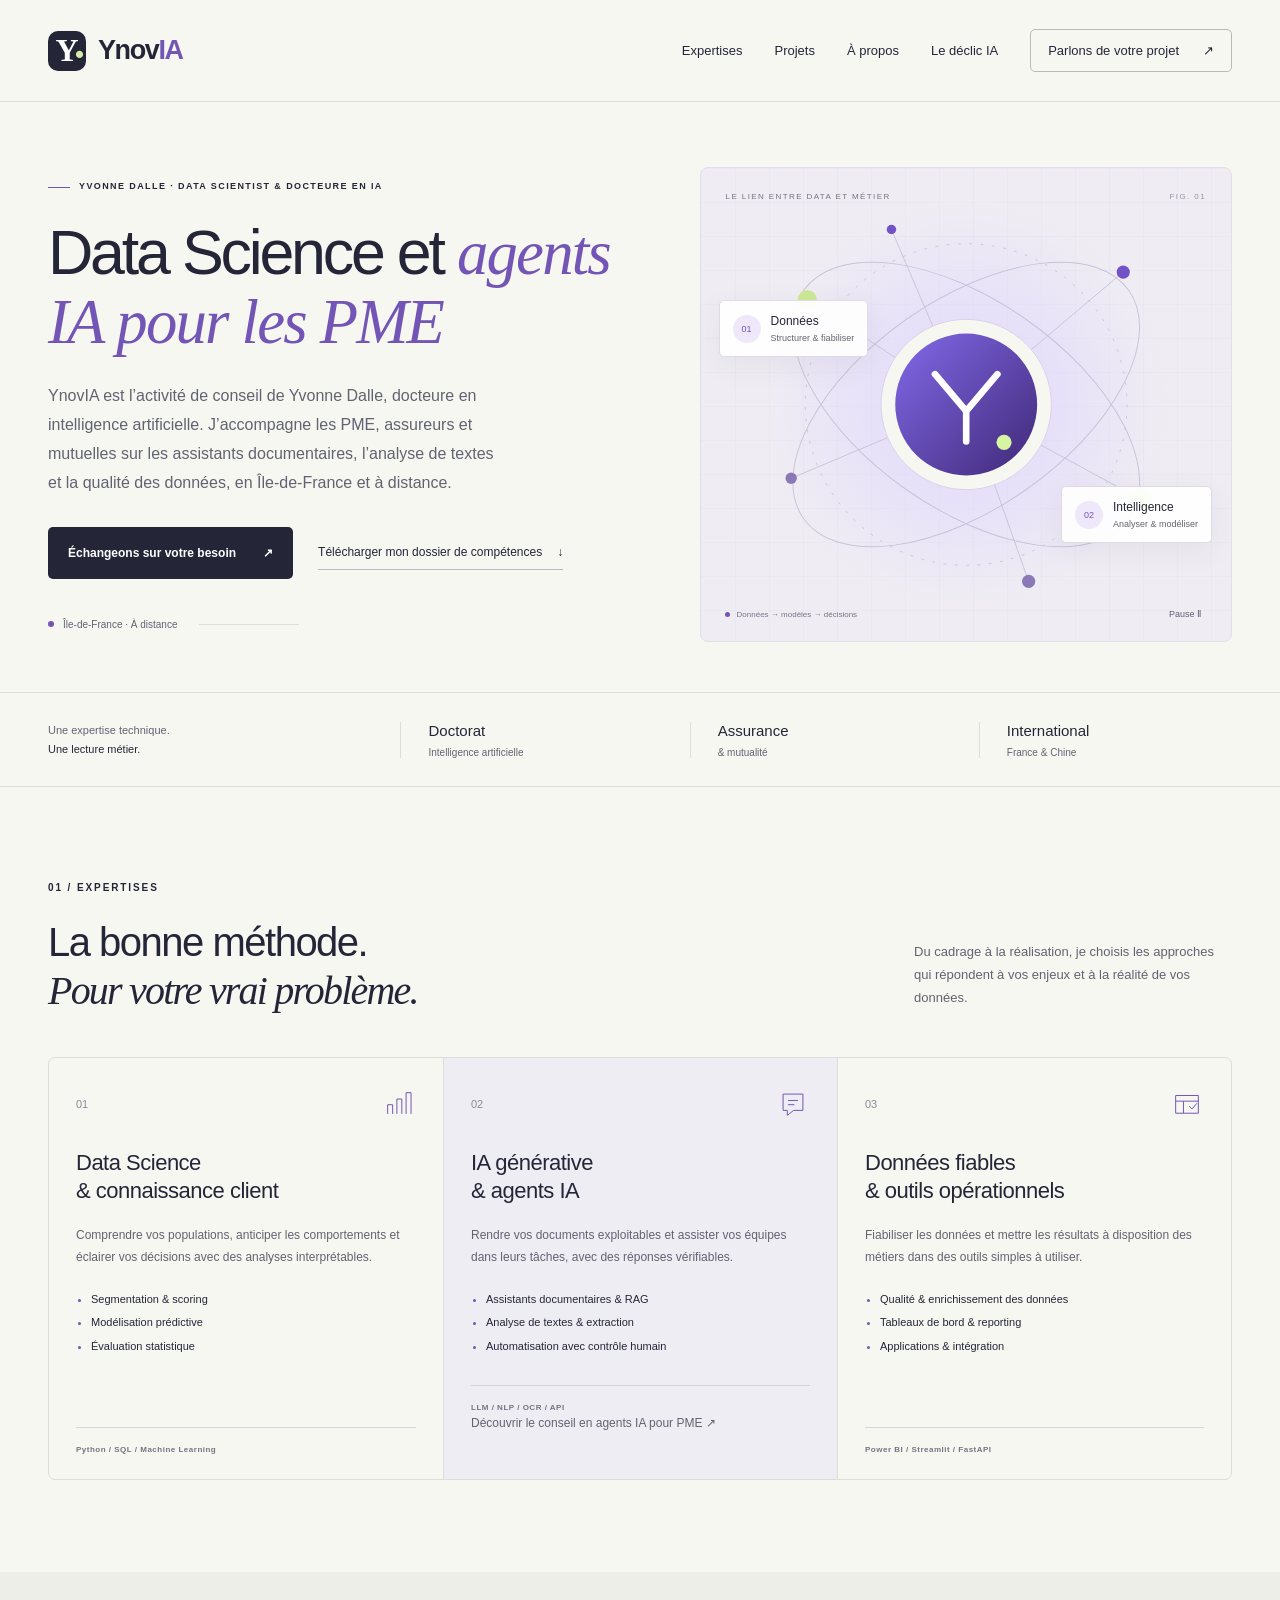
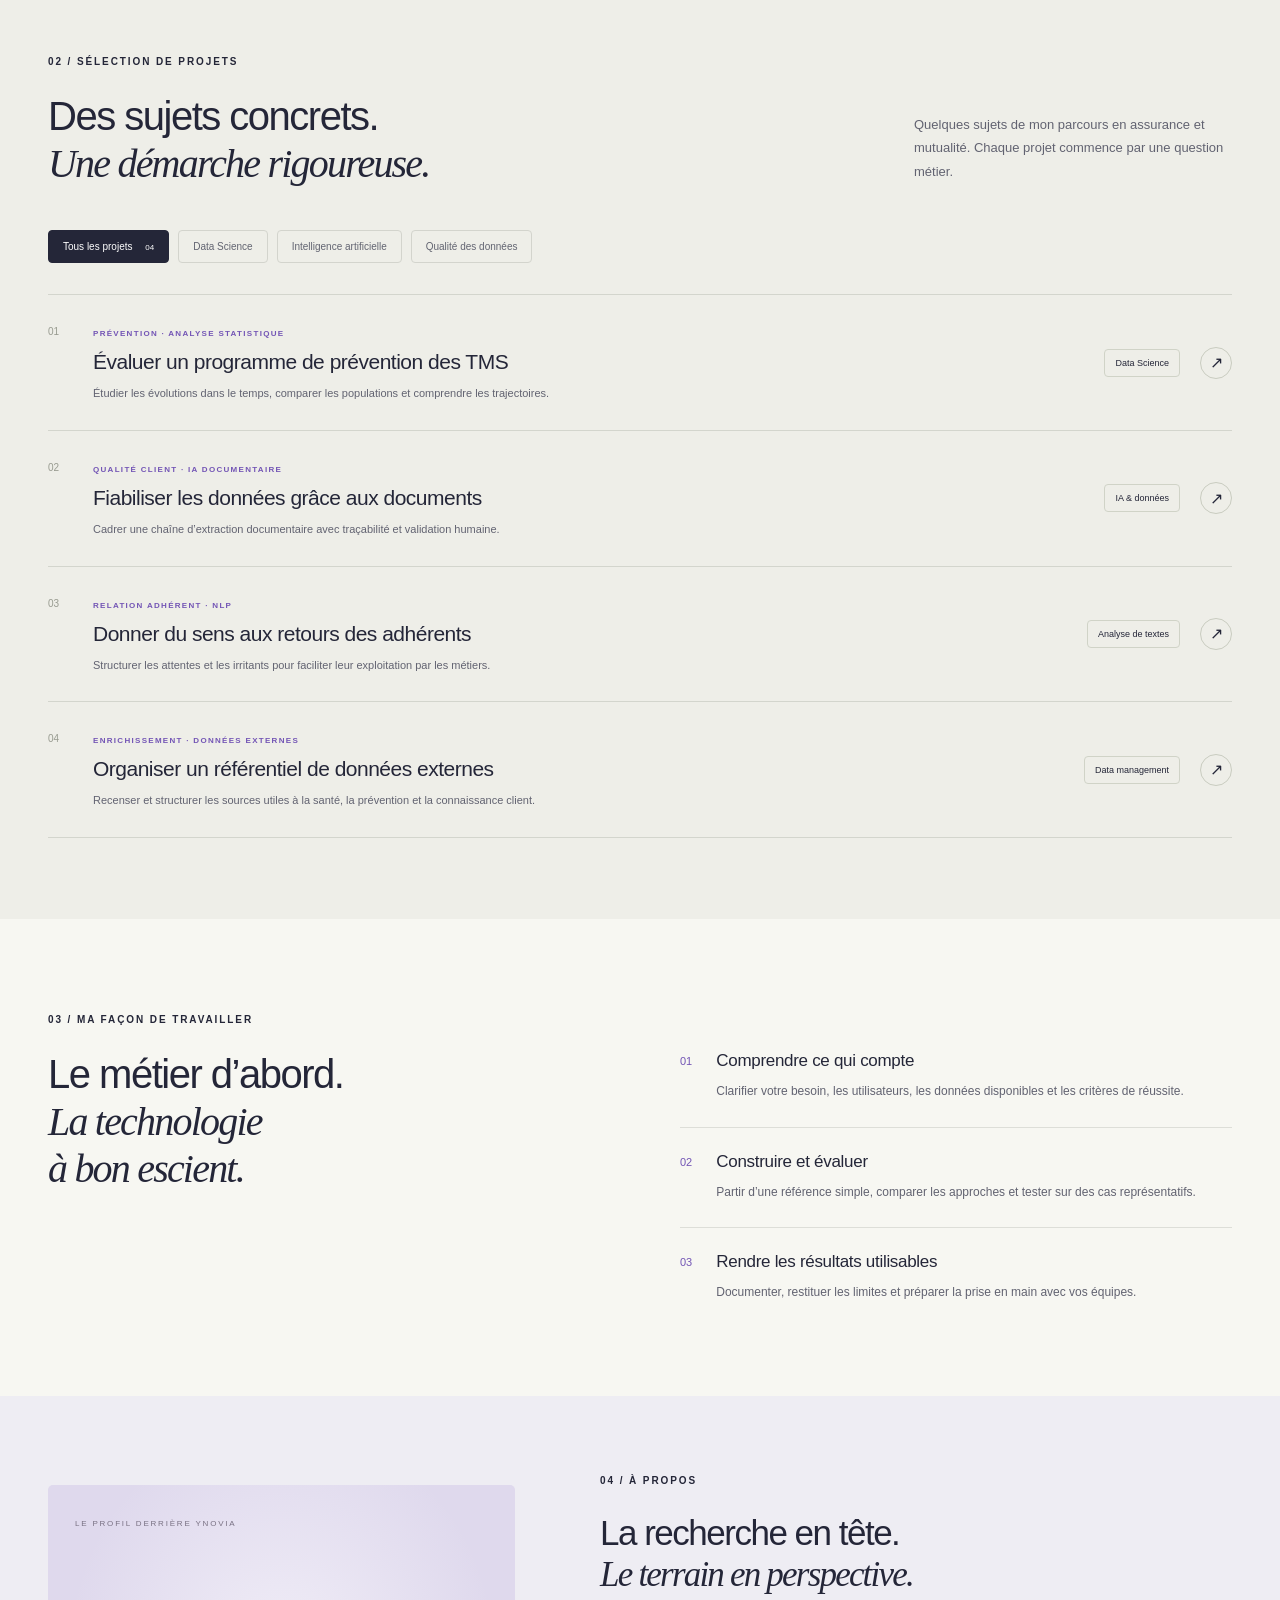
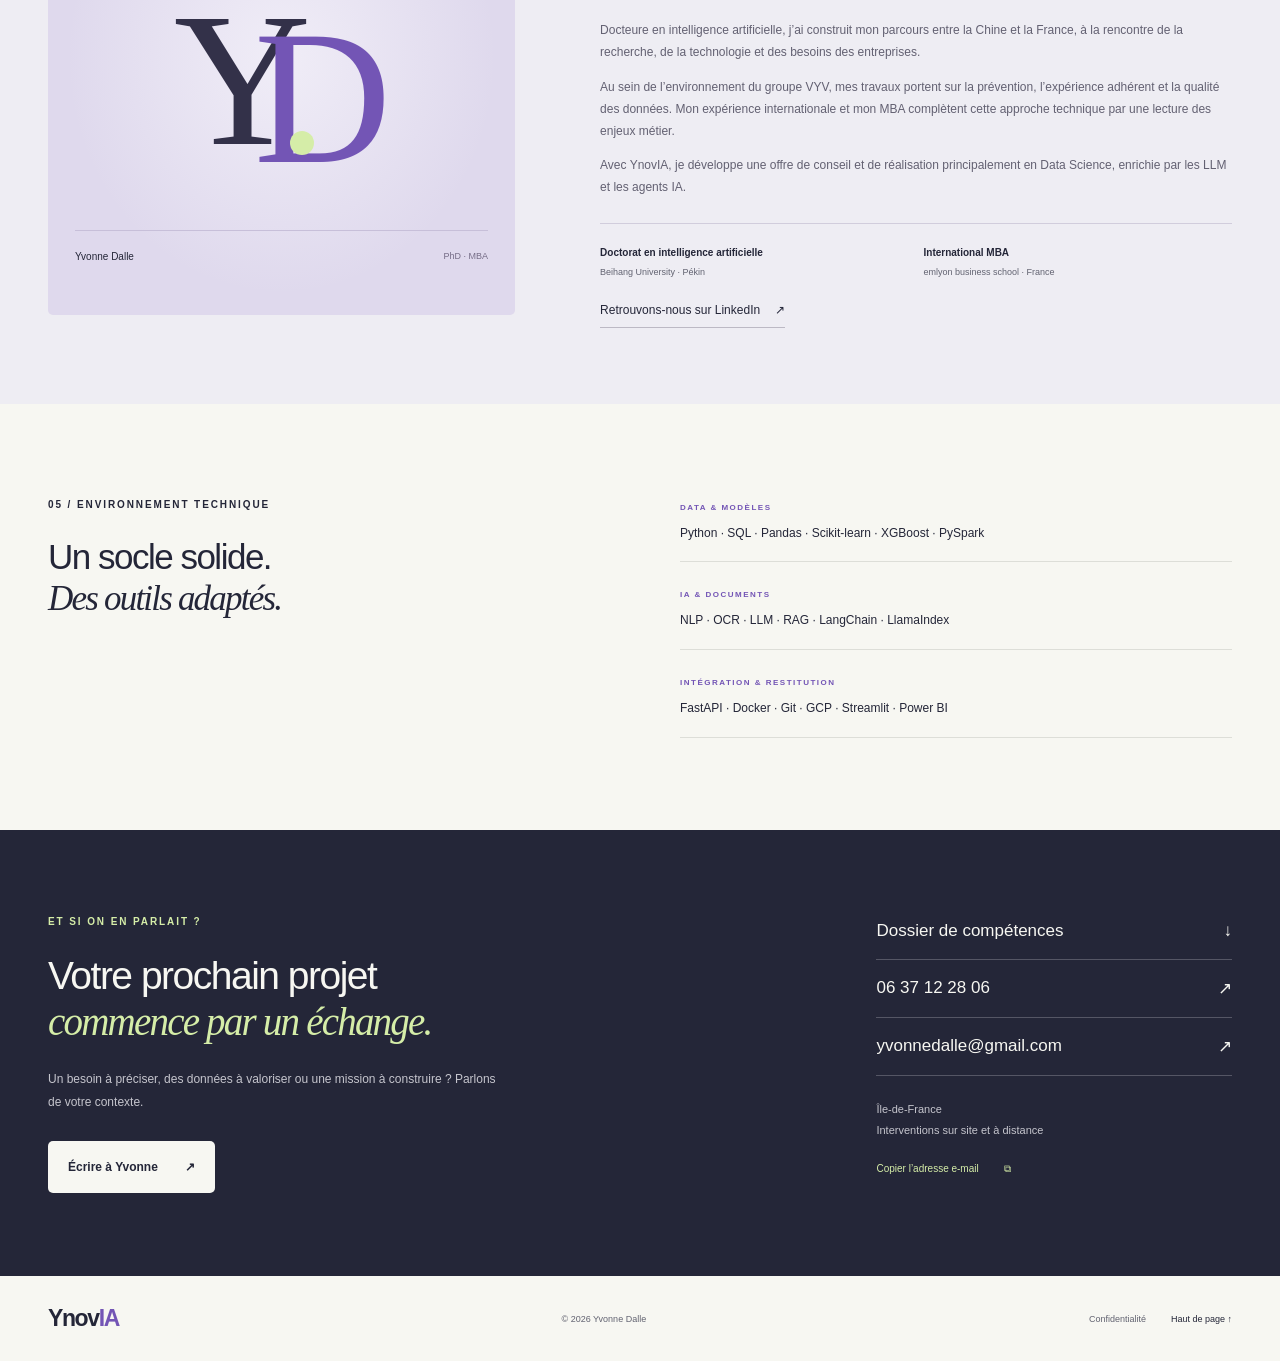
<file: docs/index.html>
<!doctype html>
<html lang="fr">
<head>
<meta charset="utf-8"><meta name="viewport" content="width=device-width,initial-scale=1">
<meta name="theme-color" content="#f7f7f2"><meta name="description" content="Yvonne Dalle, docteure en IA, accompagne les PME, assureurs et mutuelles en Data Science, agents IA et qualité des données, en Île-de-France et à distance.">
<meta property="og:title" content="YnovIA | Yvonne Dalle, conseil en Data Science et agents IA"><meta property="og:description" content="Yvonne Dalle, docteure en IA, accompagne les PME, assureurs et mutuelles en Data Science, agents IA et qualité des données, en Île-de-France et à distance."><meta property="og:type" content="website">
<title>YnovIA | Yvonne Dalle, conseil en Data Science et agents IA</title>
<link rel="icon" type="image/svg+xml" href="favicon.svg"><link rel="stylesheet" href="style.css"><script src="script.js" defer></script>
<link rel="canonical" href="https://patyv.github.io/YNovIA/">
<meta property="og:url" content="https://patyv.github.io/YNovIA/">
<meta name="google-site-verification" content="s0YgY9wUtNyw6NdyJbKfwnzn77pdW6oP3tpTZt18SOM">
<script type="application/ld+json">{"@context":"https://schema.org","@type":"Person","@id":"https://patyv.github.io/YNovIA/#yvonne-dalle","name":"Yvonne Dalle","url":"https://patyv.github.io/YNovIA/","jobTitle":"Consultante Data Science et intelligence artificielle","brand":{"@type":"Brand","name":"YnovIA","url":"https://patyv.github.io/YNovIA/"},"sameAs":["https://www.linkedin.com/in/yvonne-dalle-patricia-phd-mba-6625b83a/"]}</script>
</head>
<body>
<a class="skip" href="#main">Aller au contenu</a>
<header class="header"><a href="#accueil" class="brand" aria-label="YnovIA accueil"><span class="brand-symbol" aria-hidden="true">Y<span>·</span></span><span>Ynov<span class="brand-ai">IA</span></span></a><nav aria-label="Navigation principale" id="navigation"><a href="#expertises">Expertises</a><a href="#projets">Projets</a><a href="#parcours">À propos</a><a href="le-declic-ia/evaluer-assistant-documentaire/">Le déclic IA</a><a href="#contact" class="nav-contact">Parlons de votre projet <span aria-hidden="true">↗</span></a></nav><button class="menu-toggle" aria-expanded="false" aria-controls="navigation" aria-label="Ouvrir le menu"><span></span><span></span></button></header>
<main id="main">
<section class="hero wrap" id="accueil"><div class="hero-copy"><p class="eyebrow"><span class="mini-line"></span> YVONNE DALLE · DATA SCIENTIST & DOCTEURE EN IA</p><h1>Data Science et <span class="serif purple">agents IA pour les PME</span></h1><p class="hero-intro">YnovIA est l’activité de conseil de Yvonne Dalle, docteure en intelligence artificielle. J’accompagne les PME, assureurs et mutuelles sur les assistants documentaires, l’analyse de textes et la qualité des données, en Île-de-France et à distance.</p><div class="hero-actions"><a class="button primary" href="#contact">Échangeons sur votre besoin <span aria-hidden="true">↗</span></a><a class="text-link" href="assets/Dossier_competences_Yvonne_Dalle.pptx" download>Télécharger mon dossier de compétences <span aria-hidden="true">↓</span></a></div><div class="hero-bottom"><span class="status-dot"></span><span>Île-de-France · À distance</span><span class="hero-bottom-line"></span></div></div>
<div class="hero-art" aria-label="Illustration interactive reliant données, modèles et décisions"><div class="art-grid"></div><div class="art-top"><span>LE LIEN ENTRE DATA ET MÉTIER</span><span class="art-index">FIG. 01</span></div><svg class="network" viewBox="0 0 520 500" fill="none" role="img" aria-label="Réseau de données connecté à un noyau d’intelligence artificielle"><defs><radialGradient id="halo"><stop stop-color="#ddd4ff" stop-opacity=".9"/><stop offset="1" stop-color="#ddd4ff" stop-opacity="0"/></radialGradient><linearGradient id="core" x1="170" y1="160" x2="350" y2="330" gradientUnits="userSpaceOnUse"><stop stop-color="#8970f5"/><stop offset="1" stop-color="#3b246f"/></linearGradient></defs><circle cx="260" cy="250" r="215" fill="url(#halo)"/><g stroke="#c9c3da" stroke-width="1"><ellipse cx="260" cy="250" rx="210" ry="110" transform="rotate(-35 260 250)"/><ellipse cx="260" cy="250" rx="210" ry="110" transform="rotate(35 260 250)"/><circle cx="260" cy="250" r="170" stroke-dasharray="3 9"/><path d="M92 139 260 250 426 110M75 328 260 250 444 350M181 65 260 250 326 437"/></g><g class="orbit"><circle cx="92" cy="139" r="10" fill="#cce896"/><circle cx="426" cy="110" r="7" fill="#7253c7"/><circle cx="75" cy="328" r="6" fill="#8b79b7"/><circle cx="444" cy="350" r="12" fill="#cce896"/><circle cx="181" cy="65" r="5" fill="#7253c7"/><circle cx="326" cy="437" r="7" fill="#8b79b7"/></g><circle cx="260" cy="250" r="90" fill="#f7f7f2" stroke="#d9d1eb"/><circle cx="260" cy="250" r="75" fill="url(#core)"/><path d="m227 218 33 39 33-39M260 257v32" stroke="white" stroke-width="7" stroke-linecap="round" stroke-linejoin="round"/><circle cx="300" cy="290" r="8" fill="#d6f4a2"/></svg><div class="floating-label label-data"><span class="label-icon">01</span><div>Données<span>Structurer & fiabiliser</span></div></div><div class="floating-label label-model"><span class="label-icon">02</span><div>Intelligence<span>Analyser & modéliser</span></div></div><div class="art-foot"><span class="art-live"></span><span id="art-caption">Données → modèles → décisions</span><button id="art-toggle" aria-pressed="false" aria-label="Mettre l’animation en pause">Pause <span aria-hidden="true">Ⅱ</span></button></div></div></section>
<section class="credibility wrap" aria-label="Domaines et qualifications"><span>Une expertise technique.<br><strong>Une lecture métier.</strong></span><div>Doctorat <span>Intelligence artificielle</span></div><div>Assurance <span>& mutualité</span></div><div>International <span>France & Chine</span></div></section>
<section class="section wrap" id="expertises"><div class="section-heading"><div><p class="eyebrow">01 / EXPERTISES</p><h2>La bonne méthode.<br><span class="serif">Pour votre vrai problème.</span></h2></div><p>Du cadrage à la réalisation, je choisis les approches qui répondent à vos enjeux et à la réalité de vos données.</p></div><div class="services"><article class="service"><div class="service-top"><span>01</span><svg viewBox="0 0 48 48" aria-hidden="true"><path d="M8 38V25h7v13M21 38V17h7v21M34 38V8h7v30"/></svg></div><h3>Data Science<br>& connaissance client</h3><p>Comprendre vos populations, anticiper les comportements et éclairer vos décisions avec des analyses interprétables.</p><ul><li>Segmentation & scoring</li><li>Modélisation prédictive</li><li>Évaluation statistique</li></ul><span class="service-tag">Python / SQL / Machine Learning</span></article><article class="service"><div class="service-top"><span>02</span><svg viewBox="0 0 48 48" aria-hidden="true"><path d="M10 10h28v23H25l-9 7v-7h-6zM17 19h14M17 25h9"/></svg></div><h3>IA générative<br>& agents IA</h3><p>Rendre vos documents exploitables et assister vos équipes dans leurs tâches, avec des réponses vérifiables.</p><ul><li>Assistants documentaires & RAG</li><li>Analyse de textes & extraction</li><li>Automatisation avec contrôle humain</li></ul><span class="service-tag">LLM / NLP / OCR / API</span><p><a href="agents-ia-pme/">Découvrir le conseil en agents IA pour PME ↗</a></p></article><article class="service"><div class="service-top"><span>03</span><svg viewBox="0 0 48 48" aria-hidden="true"><path d="M8 12h32v25H8zM8 20h32M19 20v17m8-10 4 4 7-8"/></svg></div><h3>Données fiables<br>& outils opérationnels</h3><p>Fiabiliser les données et mettre les résultats à disposition des métiers dans des outils simples à utiliser.</p><ul><li>Qualité & enrichissement des données</li><li>Tableaux de bord & reporting</li><li>Applications & intégration</li></ul><span class="service-tag">Power BI / Streamlit / FastAPI</span></article></div></section>
<section class="projects-section" id="projets"><div class="wrap"><div class="section-heading"><div><p class="eyebrow">02 / SÉLECTION DE PROJETS</p><h2>Des sujets concrets.<br><span class="serif">Une démarche rigoureuse.</span></h2></div><p>Quelques sujets de mon parcours en assurance et mutualité. Chaque projet commence par une question métier.</p></div><div class="filters" role="group" aria-label="Filtrer les projets"><button class="filter active" data-filter="all" aria-pressed="true">Tous les projets <span>04</span></button><button class="filter" data-filter="science" aria-pressed="false">Data Science</button><button class="filter" data-filter="ia" aria-pressed="false">Intelligence artificielle</button><button class="filter" data-filter="data" aria-pressed="false">Qualité des données</button></div><p class="sr-only" id="filter-status" role="status"></p><div class="project-list"><button class="project" data-category="science" data-project="prevention"><span class="project-number">01</span><div class="project-main"><span class="project-type">PRÉVENTION · ANALYSE STATISTIQUE</span><h3>Évaluer un programme de prévention des TMS</h3><p>Étudier les évolutions dans le temps, comparer les populations et comprendre les trajectoires.</p></div><span class="project-chip">Data Science</span><span class="project-arrow" aria-hidden="true">↗</span></button><a class="project" data-category="ia data" href="cas/qualite-donnees-ocr/"><span class="project-number">02</span><div class="project-main"><span class="project-type">QUALITÉ CLIENT · IA DOCUMENTAIRE</span><h3>Fiabiliser les données grâce aux documents</h3><p>Cadrer une chaîne d’extraction documentaire avec traçabilité et validation humaine.</p></div><span class="project-chip">IA & données</span><span class="project-arrow" aria-hidden="true">↗</span></a><button class="project" data-category="ia" data-project="verbatims"><span class="project-number">03</span><div class="project-main"><span class="project-type">RELATION ADHÉRENT · NLP</span><h3>Donner du sens aux retours des adhérents</h3><p>Structurer les attentes et les irritants pour faciliter leur exploitation par les métiers.</p></div><span class="project-chip">Analyse de textes</span><span class="project-arrow" aria-hidden="true">↗</span></button><button class="project" data-category="data" data-project="catalog"><span class="project-number">04</span><div class="project-main"><span class="project-type">ENRICHISSEMENT · DONNÉES EXTERNES</span><h3>Organiser un référentiel de données externes</h3><p>Recenser et structurer les sources utiles à la santé, la prévention et la connaissance client.</p></div><span class="project-chip">Data management</span><span class="project-arrow" aria-hidden="true">↗</span></button></div></div></section>
<section class="section wrap approach"><p class="eyebrow">03 / MA FAÇON DE TRAVAILLER</p><div class="approach-layout"><h2>Le métier d’abord.<br><span class="serif">La technologie<br>à bon escient.</span></h2><div class="steps"><article><span>01</span><div><h3>Comprendre ce qui compte</h3><p>Clarifier votre besoin, les utilisateurs, les données disponibles et les critères de réussite.</p></div></article><article><span>02</span><div><h3>Construire et évaluer</h3><p>Partir d’une référence simple, comparer les approches et tester sur des cas représentatifs.</p></div></article><article><span>03</span><div><h3>Rendre les résultats utilisables</h3><p>Documenter, restituer les limites et préparer la prise en main avec vos équipes.</p></div></article></div></div></section>
<section class="about-section" id="parcours"><div class="wrap about-layout"><div class="about-art"><span class="about-eyebrow">LE PROFIL DERRIÈRE YNOVIA</span><div class="monogram">Y<span>D</span><i></i></div><div class="about-art-bottom"><span>Yvonne Dalle</span><span>PhD · MBA</span></div></div><div class="about-copy"><p class="eyebrow">04 / À PROPOS</p><h2>La recherche en tête.<br><span class="serif">Le terrain en perspective.</span></h2><p>Docteure en intelligence artificielle, j’ai construit mon parcours entre la Chine et la France, à la rencontre de la recherche, de la technologie et des besoins des entreprises.</p><p>Au sein de l’environnement du groupe VYV, mes travaux portent sur la prévention, l’expérience adhérent et la qualité des données. Mon expérience internationale et mon MBA complètent cette approche technique par une lecture des enjeux métier.</p><p>Avec YnovIA, je développe une offre de conseil et de réalisation principalement en Data Science, enrichie par les LLM et les agents IA.</p><div class="education"><div><strong>Doctorat en intelligence artificielle</strong><span>Beihang University · Pékin</span></div><div><strong>International MBA</strong><span>emlyon business school · France</span></div></div><a class="text-link" href="https://www.linkedin.com/in/yvonne-dalle-patricia-phd-mba-6625b83a/" target="_blank" rel="noopener noreferrer">Retrouvons-nous sur LinkedIn <span aria-hidden="true">↗</span></a></div></div></section>
<section class="section wrap skills"><div><p class="eyebrow">05 / ENVIRONNEMENT TECHNIQUE</p><h2>Un socle solide.<br><span class="serif">Des outils adaptés.</span></h2></div><div class="skill-groups"><div><span>DATA & MODÈLES</span><p>Python · SQL · Pandas · Scikit-learn · XGBoost · PySpark</p></div><div><span>IA & DOCUMENTS</span><p>NLP · OCR · LLM · RAG · LangChain · LlamaIndex</p></div><div><span>INTÉGRATION & RESTITUTION</span><p>FastAPI · Docker · Git · GCP · Streamlit · Power BI</p></div></div></section>
<section class="contact-section" id="contact"><div class="wrap contact-layout"><div><p class="eyebrow">ET SI ON EN PARLAIT ?</p><h2>Votre prochain projet<br><span class="serif">commence par un échange.</span></h2><p>Un besoin à préciser, des données à valoriser ou une mission à construire ? Parlons de votre contexte.</p><a class="button light" href="mailto:yvonnedalle@gmail.com?subject=Projet%20Data%20%2F%20IA%20-%20YnovIA">Écrire à Yvonne <span aria-hidden="true">↗</span></a></div><div class="contact-details"><a class="dossier-link" href="assets/Dossier_competences_Yvonne_Dalle.pptx" download>Dossier de compétences <span aria-hidden="true">↓</span></a><a href="tel:+33637122806">06 37 12 28 06 <span aria-hidden="true">↗</span></a><a href="mailto:yvonnedalle@gmail.com">yvonnedalle@gmail.com <span aria-hidden="true">↗</span></a><p>Île-de-France<br>Interventions sur site et à distance</p><button class="copy-email" id="copy-email">Copier l’adresse e-mail <span aria-hidden="true">⧉</span></button><span id="copy-status" class="copy-status" role="status"></span></div></div></section>
</main>
<footer class="wrap footer"><a class="brand footer-brand" href="#accueil">Ynov<span class="brand-ai">IA</span></a><p>© <span id="year">2026</span> Yvonne Dalle</p><div><button id="privacy-open">Confidentialité</button><a href="#accueil">Haut de page ↑</a></div></footer>
<dialog id="project-dialog" aria-labelledby="dialog-title"><button class="dialog-close" aria-label="Fermer le détail du projet">×</button><p class="eyebrow" id="dialog-category"></p><h2 id="dialog-title"></h2><div id="dialog-content"></div><a class="button primary" href="#contact" id="dialog-contact">Parlons d’un besoin similaire ↗</a></dialog>
<dialog id="privacy-dialog" aria-labelledby="privacy-title"><button class="dialog-close" aria-label="Fermer la confidentialité">×</button><p class="eyebrow">CONFIDENTIALITÉ</p><h2 id="privacy-title">Vos données, simplement.</h2><p>Cette page ne comporte ni formulaire, ni outil de mesure d’audience, ni cookie applicatif. Les préférences ne sont pas enregistrées.</p><p>Les liens de contact ouvrent votre messagerie, votre téléphone ou LinkedIn. Lorsque vous écrivez à Yvonne Dalle, les informations de votre message servent à répondre à votre demande. Vous pouvez demander leur suppression à <a href="mailto:yvonnedalle@gmail.com">yvonnedalle@gmail.com</a>.</p><p>L’hébergeur et les services externes appliquent leurs propres règles de traitement des données techniques.</p></dialog>
</body></html>
</file>
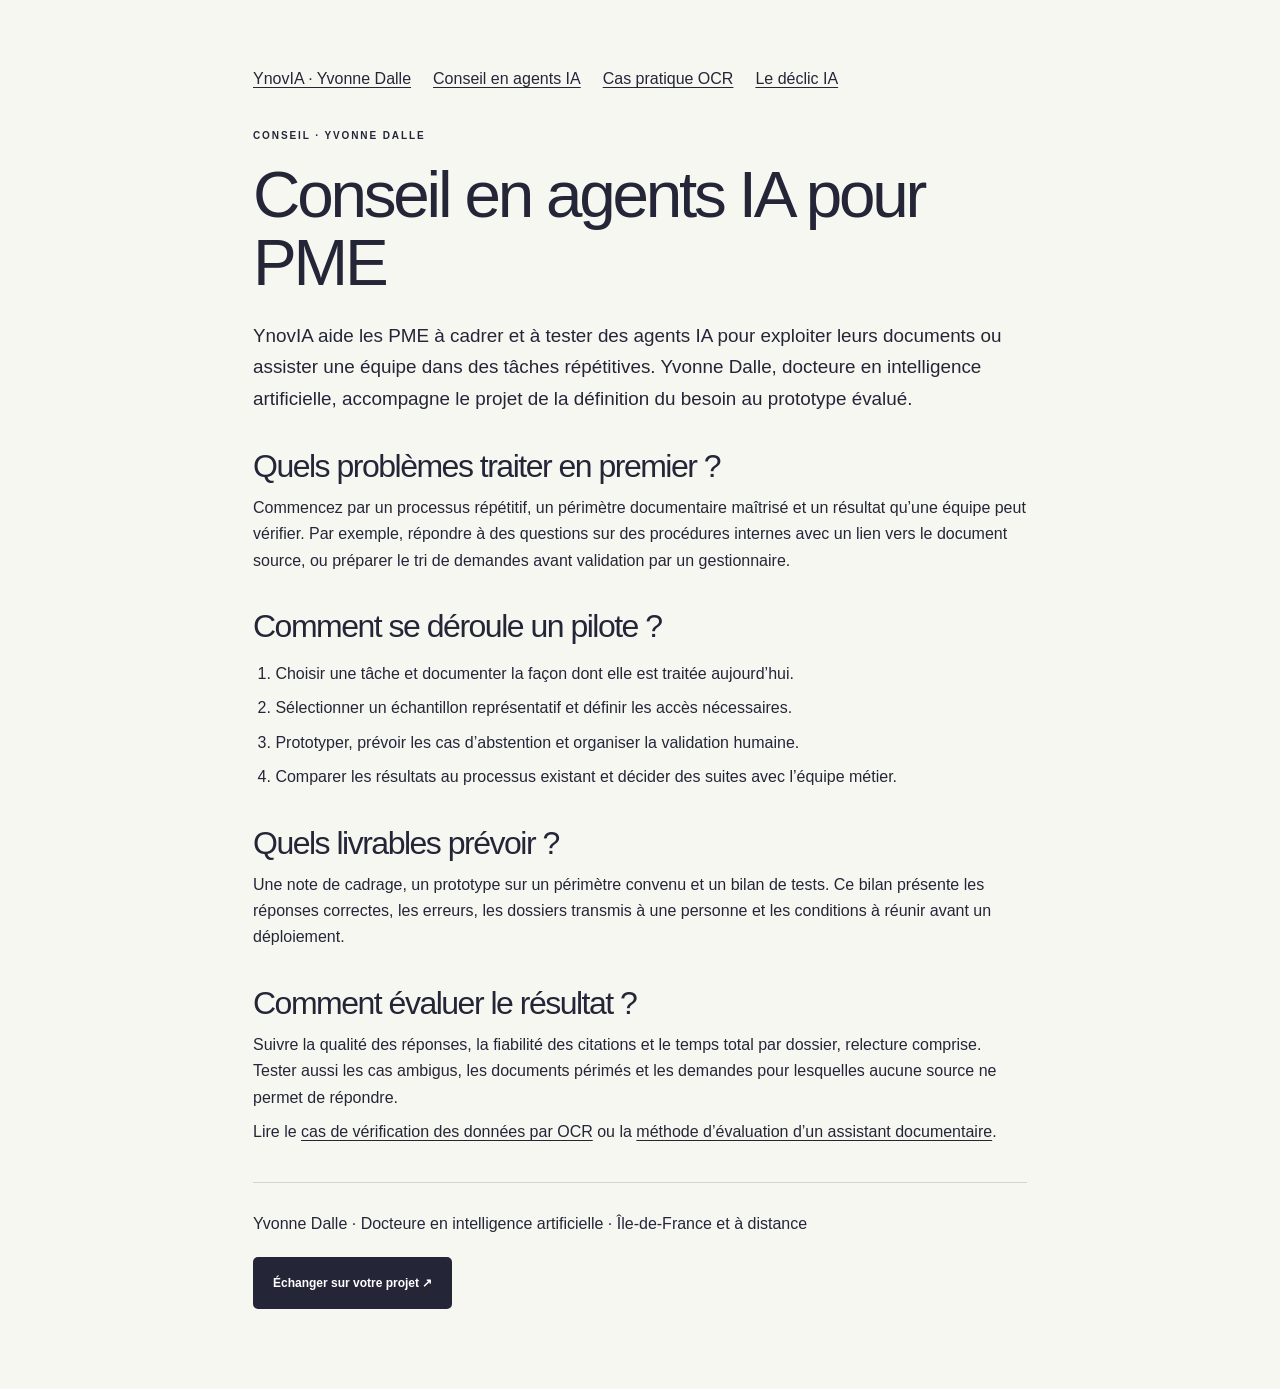
<file: docs/agents-ia-pme/index.html>
<!doctype html>
<html lang="fr">
<head>
<meta charset="utf-8">
<meta name="viewport" content="width=device-width,initial-scale=1">
<title>Conseil en agents IA pour PME | YnovIA</title>
<meta name="description" content="YnovIA accompagne les PME dans le cadrage et les tests d’agents IA et d’assistants documentaires, en Île-de-France et à distance.">
<link rel="canonical" href="https://patyv.github.io/YNovIA/agents-ia-pme/">
<meta property="og:type" content="website">
<meta property="og:title" content="Conseil en agents IA pour PME | YnovIA">
<meta property="og:description" content="YnovIA accompagne les PME dans le cadrage et les tests d’agents IA et d’assistants documentaires, en Île-de-France et à distance.">
<meta property="og:url" content="https://patyv.github.io/YNovIA/agents-ia-pme/">
<link rel="icon" type="image/svg+xml" href="../favicon.svg">
<link rel="stylesheet" href="../style.css">
<style>
.detail {max-width: 870px; margin-inline: auto; padding-block: 70px 80px;}
.detail h1 {font-size: clamp(2.3rem, 5.2vw, 4.1rem); line-height: 1.05; margin: 16px 0 22px;}
.detail h2 {font-size: clamp(1.4rem, 3vw, 2rem); margin: 34px 0 10px; line-height: 1.16;}
.detail p, .detail li {line-height: 1.65; margin-block: 8px;}
.detail ul, .detail ol {padding-inline-start: 1.4em;}
.detail .intro {font-size: 1.18rem; margin-bottom: 28px;}
.detail a:not(.button) {text-decoration: underline; text-underline-offset: 3px;}
.detail aside {margin-top: 36px; padding-top: 20px; border-top: 1px solid #d3d5cd;}
.detail .button {margin-top: 12px;}
.detail-nav {display: flex; flex-wrap: wrap; gap: 12px 22px; margin-bottom: 40px;}
</style>
</head>
<body>
<a class="skip" href="#main">Aller au contenu</a>
<main id="main" class="wrap detail">
<nav class="detail-nav" aria-label="Navigation principale"><a href="../">YnovIA · Yvonne Dalle</a><a href="../agents-ia-pme/">Conseil en agents IA</a><a href="../cas/qualite-donnees-ocr/">Cas pratique OCR</a><a href="../le-declic-ia/evaluer-assistant-documentaire/">Le déclic IA</a></nav>
<header><p class="eyebrow">CONSEIL · YVONNE DALLE</p><h1>Conseil en agents IA pour PME</h1><p class="intro">YnovIA aide les PME à cadrer et à tester des agents IA pour exploiter leurs documents ou assister une équipe dans des tâches répétitives. Yvonne Dalle, docteure en intelligence artificielle, accompagne le projet de la définition du besoin au prototype évalué.</p></header>

<h2>Quels problèmes traiter en premier ?</h2>
<p>Commencez par un processus répétitif, un périmètre documentaire maîtrisé et un résultat qu’une équipe peut vérifier. Par exemple, répondre à des questions sur des procédures internes avec un lien vers le document source, ou préparer le tri de demandes avant validation par un gestionnaire.</p>
<h2>Comment se déroule un pilote ?</h2>
<ol><li>Choisir une tâche et documenter la façon dont elle est traitée aujourd’hui.</li><li>Sélectionner un échantillon représentatif et définir les accès nécessaires.</li><li>Prototyper, prévoir les cas d’abstention et organiser la validation humaine.</li><li>Comparer les résultats au processus existant et décider des suites avec l’équipe métier.</li></ol>
<h2>Quels livrables prévoir ?</h2>
<p>Une note de cadrage, un prototype sur un périmètre convenu et un bilan de tests. Ce bilan présente les réponses correctes, les erreurs, les dossiers transmis à une personne et les conditions à réunir avant un déploiement.</p>
<h2>Comment évaluer le résultat ?</h2>
<p>Suivre la qualité des réponses, la fiabilité des citations et le temps total par dossier, relecture comprise. Tester aussi les cas ambigus, les documents périmés et les demandes pour lesquelles aucune source ne permet de répondre.</p>
<p>Lire le <a href="../cas/qualite-donnees-ocr/">cas de vérification des données par OCR</a> ou la <a href="../le-declic-ia/evaluer-assistant-documentaire/">méthode d’évaluation d’un assistant documentaire</a>.</p>
<aside><p>Yvonne Dalle · Docteure en intelligence artificielle · Île-de-France et à distance</p><a class="button primary" href="../#contact">Échanger sur votre projet ↗</a></aside>
</main>
</body>
</html>
</file>
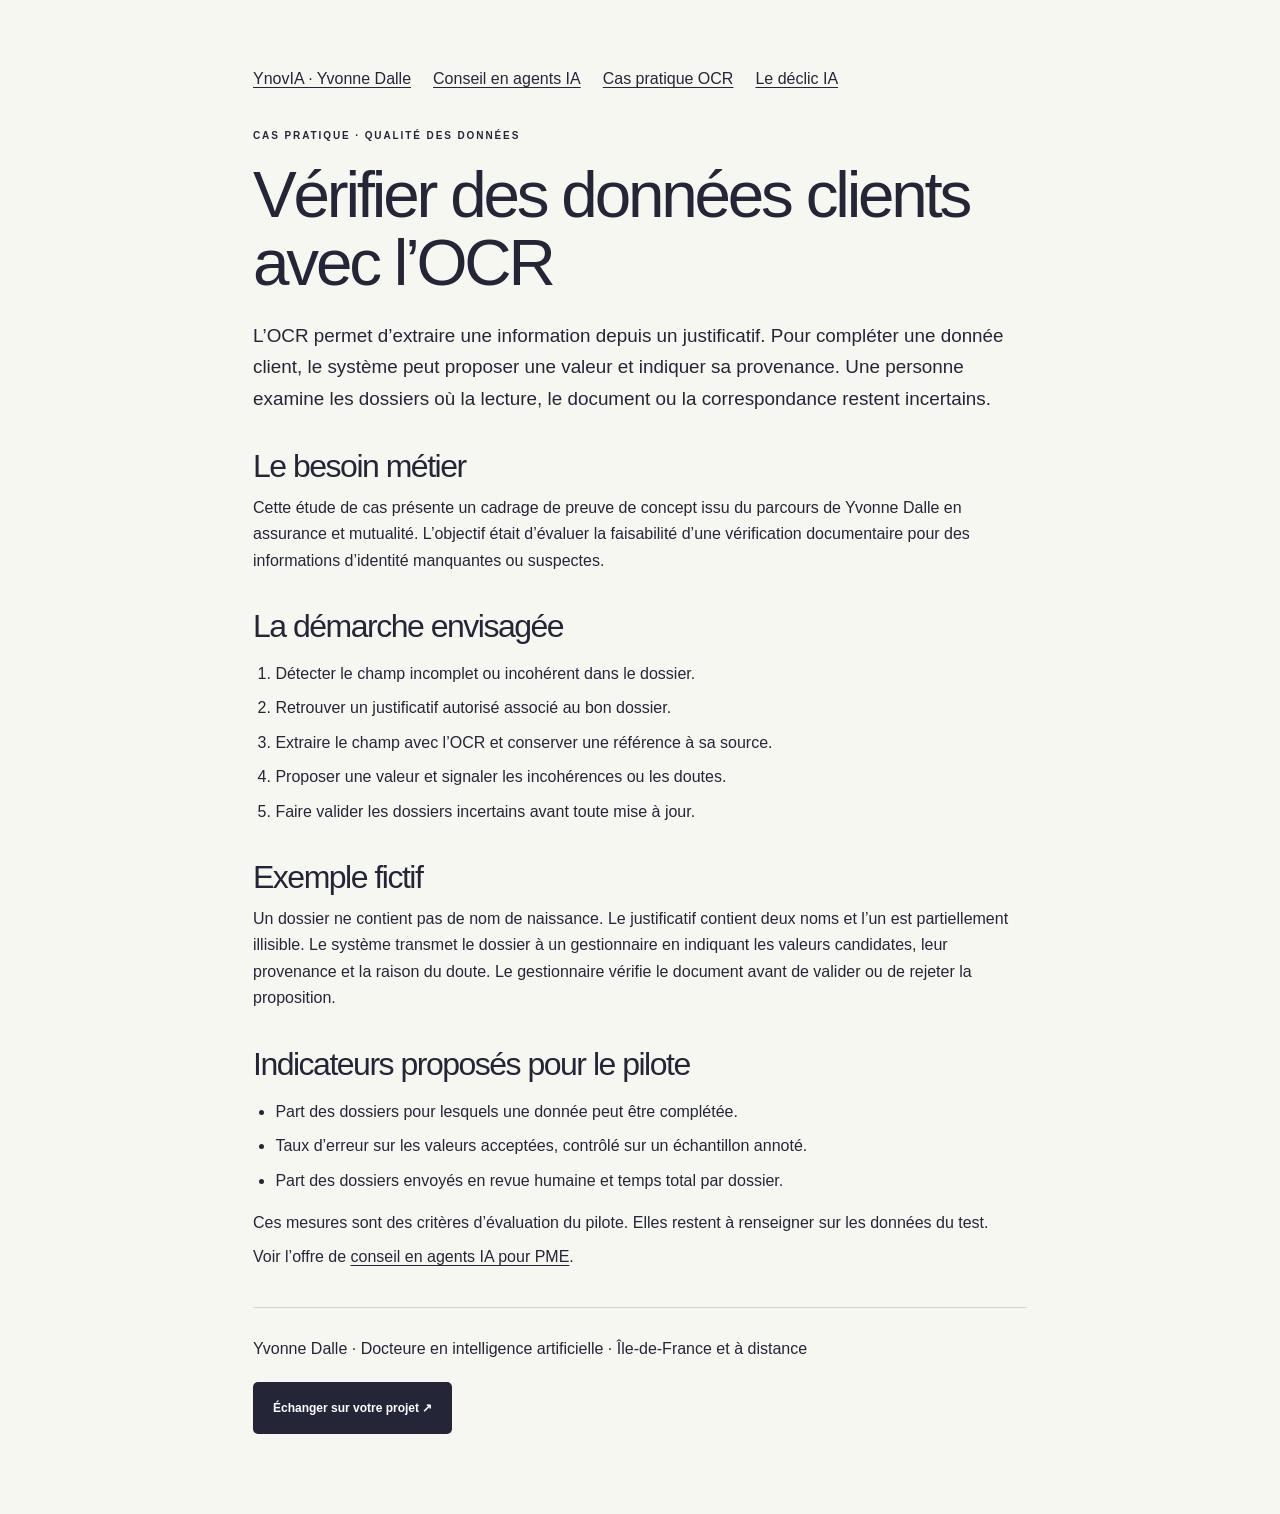
<file: docs/cas/qualite-donnees-ocr/index.html>
<!doctype html>
<html lang="fr">
<head>
<meta charset="utf-8">
<meta name="viewport" content="width=device-width,initial-scale=1">
<title>Vérifier des données clients avec l’OCR | YnovIA</title>
<meta name="description" content="Une démarche de cadrage pour compléter des données clients à partir de justificatifs, avec traçabilité et validation humaine.">
<link rel="canonical" href="https://patyv.github.io/YNovIA/cas/qualite-donnees-ocr/">
<meta property="og:type" content="website">
<meta property="og:title" content="Vérifier des données clients avec l’OCR | YnovIA">
<meta property="og:description" content="Une démarche de cadrage pour compléter des données clients à partir de justificatifs, avec traçabilité et validation humaine.">
<meta property="og:url" content="https://patyv.github.io/YNovIA/cas/qualite-donnees-ocr/">
<link rel="icon" type="image/svg+xml" href="../../favicon.svg">
<link rel="stylesheet" href="../../style.css">
<style>
.detail {max-width: 870px; margin-inline: auto; padding-block: 70px 80px;}
.detail h1 {font-size: clamp(2.3rem, 5.2vw, 4.1rem); line-height: 1.05; margin: 16px 0 22px;}
.detail h2 {font-size: clamp(1.4rem, 3vw, 2rem); margin: 34px 0 10px; line-height: 1.16;}
.detail p, .detail li {line-height: 1.65; margin-block: 8px;}
.detail ul, .detail ol {padding-inline-start: 1.4em;}
.detail .intro {font-size: 1.18rem; margin-bottom: 28px;}
.detail a:not(.button) {text-decoration: underline; text-underline-offset: 3px;}
.detail aside {margin-top: 36px; padding-top: 20px; border-top: 1px solid #d3d5cd;}
.detail .button {margin-top: 12px;}
.detail-nav {display: flex; flex-wrap: wrap; gap: 12px 22px; margin-bottom: 40px;}
</style>
</head>
<body>
<a class="skip" href="#main">Aller au contenu</a>
<main id="main" class="wrap detail">
<nav class="detail-nav" aria-label="Navigation principale"><a href="../../">YnovIA · Yvonne Dalle</a><a href="../../agents-ia-pme/">Conseil en agents IA</a><a href="../../cas/qualite-donnees-ocr/">Cas pratique OCR</a><a href="../../le-declic-ia/evaluer-assistant-documentaire/">Le déclic IA</a></nav>
<header><p class="eyebrow">CAS PRATIQUE · QUALITÉ DES DONNÉES</p><h1>Vérifier des données clients avec l’OCR</h1><p class="intro">L’OCR permet d’extraire une information depuis un justificatif. Pour compléter une donnée client, le système peut proposer une valeur et indiquer sa provenance. Une personne examine les dossiers où la lecture, le document ou la correspondance restent incertains.</p></header>

<h2>Le besoin métier</h2>
<p>Cette étude de cas présente un cadrage de preuve de concept issu du parcours de Yvonne Dalle en assurance et mutualité. L’objectif était d’évaluer la faisabilité d’une vérification documentaire pour des informations d’identité manquantes ou suspectes.</p>
<h2>La démarche envisagée</h2>
<ol><li>Détecter le champ incomplet ou incohérent dans le dossier.</li><li>Retrouver un justificatif autorisé associé au bon dossier.</li><li>Extraire le champ avec l’OCR et conserver une référence à sa source.</li><li>Proposer une valeur et signaler les incohérences ou les doutes.</li><li>Faire valider les dossiers incertains avant toute mise à jour.</li></ol>
<h2>Exemple fictif</h2>
<p>Un dossier ne contient pas de nom de naissance. Le justificatif contient deux noms et l’un est partiellement illisible. Le système transmet le dossier à un gestionnaire en indiquant les valeurs candidates, leur provenance et la raison du doute. Le gestionnaire vérifie le document avant de valider ou de rejeter la proposition.</p>
<h2>Indicateurs proposés pour le pilote</h2>
<ul><li>Part des dossiers pour lesquels une donnée peut être complétée.</li><li>Taux d’erreur sur les valeurs acceptées, contrôlé sur un échantillon annoté.</li><li>Part des dossiers envoyés en revue humaine et temps total par dossier.</li></ul>
<p>Ces mesures sont des critères d’évaluation du pilote. Elles restent à renseigner sur les données du test.</p>
<p>Voir l’offre de <a href="../../agents-ia-pme/">conseil en agents IA pour PME</a>.</p>
<aside><p>Yvonne Dalle · Docteure en intelligence artificielle · Île-de-France et à distance</p><a class="button primary" href="../../#contact">Échanger sur votre projet ↗</a></aside>
</main>
</body>
</html>
</file>
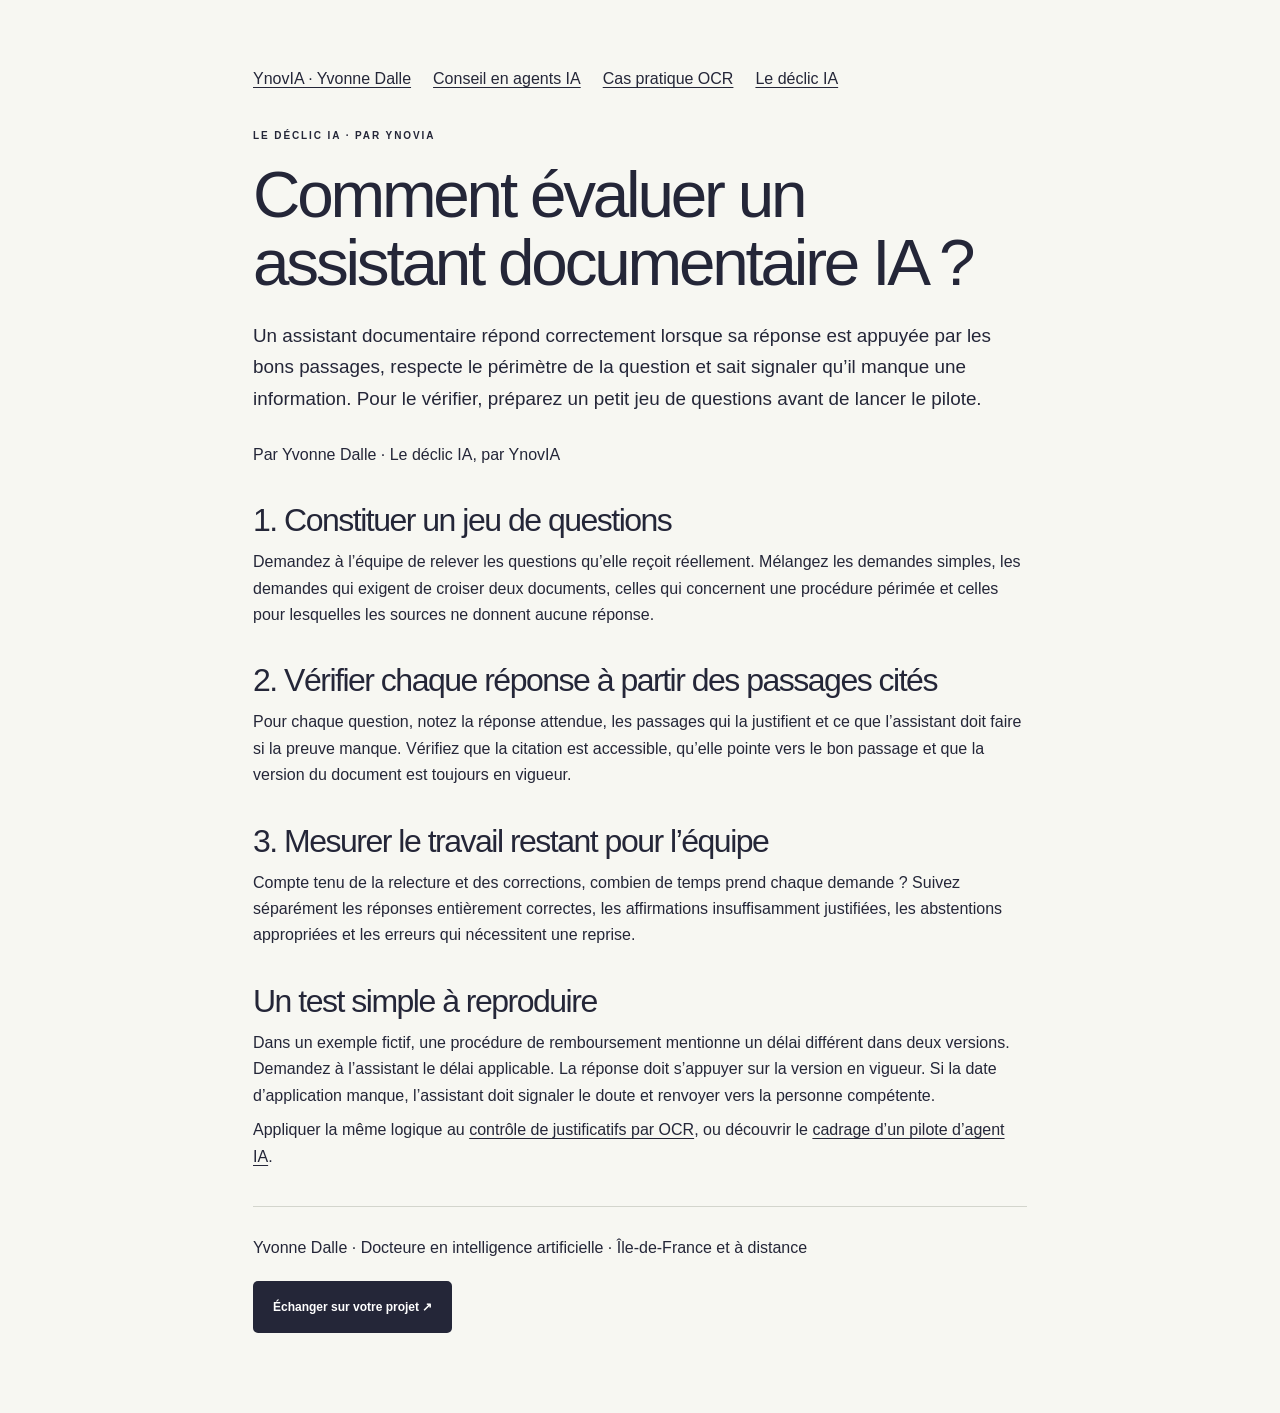
<file: docs/le-declic-ia/evaluer-assistant-documentaire/index.html>
<!doctype html>
<html lang="fr">
<head>
<meta charset="utf-8">
<meta name="viewport" content="width=device-width,initial-scale=1">
<title>Comment évaluer un assistant documentaire IA ? | YnovIA</title>
<meta name="description" content="Une méthode pour tester un assistant documentaire avec des questions représentatives, des sources vérifiables et des cas sans réponse.">
<link rel="canonical" href="https://patyv.github.io/YNovIA/le-declic-ia/evaluer-assistant-documentaire/">
<meta property="og:type" content="website">
<meta property="og:title" content="Comment évaluer un assistant documentaire IA ? | YnovIA">
<meta property="og:description" content="Une méthode pour tester un assistant documentaire avec des questions représentatives, des sources vérifiables et des cas sans réponse.">
<meta property="og:url" content="https://patyv.github.io/YNovIA/le-declic-ia/evaluer-assistant-documentaire/">
<link rel="icon" type="image/svg+xml" href="../../favicon.svg">
<link rel="stylesheet" href="../../style.css">
<style>
.detail {max-width: 870px; margin-inline: auto; padding-block: 70px 80px;}
.detail h1 {font-size: clamp(2.3rem, 5.2vw, 4.1rem); line-height: 1.05; margin: 16px 0 22px;}
.detail h2 {font-size: clamp(1.4rem, 3vw, 2rem); margin: 34px 0 10px; line-height: 1.16;}
.detail p, .detail li {line-height: 1.65; margin-block: 8px;}
.detail ul, .detail ol {padding-inline-start: 1.4em;}
.detail .intro {font-size: 1.18rem; margin-bottom: 28px;}
.detail a:not(.button) {text-decoration: underline; text-underline-offset: 3px;}
.detail aside {margin-top: 36px; padding-top: 20px; border-top: 1px solid #d3d5cd;}
.detail .button {margin-top: 12px;}
.detail-nav {display: flex; flex-wrap: wrap; gap: 12px 22px; margin-bottom: 40px;}
</style>
</head>
<body>
<a class="skip" href="#main">Aller au contenu</a>
<main id="main" class="wrap detail">
<nav class="detail-nav" aria-label="Navigation principale"><a href="../../">YnovIA · Yvonne Dalle</a><a href="../../agents-ia-pme/">Conseil en agents IA</a><a href="../../cas/qualite-donnees-ocr/">Cas pratique OCR</a><a href="../../le-declic-ia/evaluer-assistant-documentaire/">Le déclic IA</a></nav>
<header><p class="eyebrow">LE DÉCLIC IA · PAR YNOVIA</p><h1>Comment évaluer un assistant documentaire IA ?</h1><p class="intro">Un assistant documentaire répond correctement lorsque sa réponse est appuyée par les bons passages, respecte le périmètre de la question et sait signaler qu’il manque une information. Pour le vérifier, préparez un petit jeu de questions avant de lancer le pilote.</p></header>

<p>Par Yvonne Dalle · Le déclic IA, par YnovIA</p>
<h2>1. Constituer un jeu de questions</h2>
<p>Demandez à l’équipe de relever les questions qu’elle reçoit réellement. Mélangez les demandes simples, les demandes qui exigent de croiser deux documents, celles qui concernent une procédure périmée et celles pour lesquelles les sources ne donnent aucune réponse.</p>
<h2>2. Vérifier chaque réponse à partir des passages cités</h2>
<p>Pour chaque question, notez la réponse attendue, les passages qui la justifient et ce que l’assistant doit faire si la preuve manque. Vérifiez que la citation est accessible, qu’elle pointe vers le bon passage et que la version du document est toujours en vigueur.</p>
<h2>3. Mesurer le travail restant pour l’équipe</h2>
<p>Compte tenu de la relecture et des corrections, combien de temps prend chaque demande ? Suivez séparément les réponses entièrement correctes, les affirmations insuffisamment justifiées, les abstentions appropriées et les erreurs qui nécessitent une reprise.</p>
<h2>Un test simple à reproduire</h2>
<p>Dans un exemple fictif, une procédure de remboursement mentionne un délai différent dans deux versions. Demandez à l’assistant le délai applicable. La réponse doit s’appuyer sur la version en vigueur. Si la date d’application manque, l’assistant doit signaler le doute et renvoyer vers la personne compétente.</p>
<p>Appliquer la même logique au <a href="../../cas/qualite-donnees-ocr/">contrôle de justificatifs par OCR</a>, ou découvrir le <a href="../../agents-ia-pme/">cadrage d’un pilote d’agent IA</a>.</p>
<aside><p>Yvonne Dalle · Docteure en intelligence artificielle · Île-de-France et à distance</p><a class="button primary" href="../../#contact">Échanger sur votre projet ↗</a></aside>
</main>
</body>
</html>
</file>
<file: docs/style.css>
:root{--paper:#f7f7f2;--ink:#242638;--muted:#626371;--line:#ddded8;--purple:#7355b5;--lime:#d5eda8;--serif:Georgia,'Times New Roman',serif;--sans:'Arial',sans-serif}*{box-sizing:border-box}html{scroll-behavior:smooth;scroll-padding-top:100px}body{margin:0;background:var(--paper);color:var(--ink);font-family:var(--sans);-webkit-font-smoothing:antialiased}a{color:inherit;text-decoration:none}button{font:inherit;cursor:pointer}button,a{-webkit-tap-highlight-color:transparent}button:focus-visible,a:focus-visible{outline:3px solid var(--purple);outline-offset:5px}button{color:inherit}.wrap{max-width:1280px;margin-inline:auto;padding-inline:48px}.header{height:102px;padding:0 48px;max-width:1440px;margin:auto;display:flex;align-items:center;justify-content:space-between;border-bottom:1px solid var(--line)}.brand{display:inline-flex;align-items:center;font-size:27px;font-weight:700;letter-spacing:-1.4px;gap:12px}.brand-ai{color:var(--purple)}.brand-symbol{font-family:var(--serif);font-size:32px;background:var(--ink);color:white;position:relative;width:38px;height:40px;display:grid;place-items:center;border-radius:10px;letter-spacing:0}.brand-symbol span{position:absolute;color:var(--lime);right:1px;bottom:-9px;font-size:44px}.header nav{display:flex;align-items:center;gap:32px;font-size:13px}.header nav>a:not(.nav-contact):hover{color:var(--purple)}.nav-contact{border:1px solid #b9b9b6;border-radius:5px;padding:13px 17px;display:flex;gap:24px}.nav-contact:hover{background:white}.menu-toggle{display:none}.eyebrow{font-size:10px;font-weight:700;letter-spacing:1.9px;line-height:1.7;margin:0 0 23px}.hero{padding-top:65px;padding-bottom:50px;display:grid;grid-template-columns:1.13fr 1fr;gap:50px;align-items:center}.hero .eyebrow{font-size:9px;letter-spacing:1.4px;display:flex;align-items:center;gap:9px}.mini-line{width:22px;height:1px;background:var(--purple);flex-shrink:0}h1,h2,h3,p{margin-top:0}h1{font-size:clamp(44px,4.9vw,67px);line-height:1.09;letter-spacing:-3.2px;font-weight:500;margin-bottom:26px}.serif{font-family:var(--serif);font-weight:400;font-style:italic;letter-spacing:-1.8px}.purple{color:var(--purple)}.hero-intro{font-size:16px;line-height:1.8;color:var(--muted);max-width:450px;margin-bottom:29px}.hero-actions{display:flex;align-items:center;gap:25px;flex-wrap:wrap}.button{display:inline-flex;justify-content:center;align-items:center;gap:27px;border-radius:5px;font-size:12px;line-height:1.5;padding:17px 20px;font-weight:600;transition:transform .2s,background .2s}.button:hover{transform:translateY(-2px)}.primary{color:white;background:var(--ink)}.primary:hover{background:var(--purple)}.text-link{display:inline-flex;gap:15px;align-items:center;font-size:12px;padding:10px 0;border-bottom:1px solid #bcb9c4}.text-link:hover{color:var(--purple)}.hero-bottom{display:flex;align-items:center;gap:9px;font-size:10px;color:var(--muted);margin-top:40px}.status-dot{width:6px;height:6px;border-radius:50%;background:var(--purple)}.hero-bottom-line{height:1px;flex:1;background:var(--line);max-width:100px;margin-left:12px}.hero-art{height:475px;position:relative;border:1px solid #e2dfe9;border-radius:8px;overflow:hidden;background:#efedf3}.art-grid{position:absolute;inset:0;background-image:linear-gradient(#d8d4e833 1px,transparent 1px),linear-gradient(90deg,#d8d4e833 1px,transparent 1px);background-size:34px 34px}.art-top{position:absolute;top:24px;left:25px;right:25px;display:flex;justify-content:space-between;font-size:8px;letter-spacing:1.4px;color:#777184}.art-index{color:#9b94a8}.network{position:absolute;width:100%;height:100%;inset:0}.orbit{transform-origin:260px 250px;animation:orbit 65s linear infinite}.paused .orbit{animation-play-state:paused}.floating-label{position:absolute;display:flex;gap:10px;align-items:center;border:1px solid #dedbe6;border-radius:5px;background:#ffffffeb;box-shadow:0 8px 30px #3e2c6710;padding:13px;font-size:12px}.floating-label span:not(.label-icon){display:block;font-size:9px;margin-top:5px;color:var(--muted)}.label-icon{font-size:9px;color:var(--purple);background:#eee8fa;padding:9px;border-radius:50%}.label-data{left:18px;top:132px}.label-model{right:19px;bottom:98px}.art-foot{position:absolute;bottom:21px;left:24px;right:24px;display:flex;align-items:center;gap:7px;font-size:8px;color:#797285}.art-live{width:5px;height:5px;border-radius:50%;background:var(--purple)}.art-foot button{margin-left:auto;border:0;background:none;font-size:9px;color:#645d72}.credibility{display:grid;grid-template-columns:1.25fr 1fr 1fr 1fr;border-block:1px solid var(--line);padding-block:28px;gap:36px;align-items:center;font-size:15px}.credibility>span{font-size:11px;line-height:1.7;color:var(--muted)}.credibility strong{color:var(--ink);font-weight:500}.credibility div{padding-left:27px;border-left:1px solid var(--line);font-weight:500}.credibility div span{display:block;font-size:10px;color:var(--muted);margin-top:8px}.section{padding-top:92px;padding-bottom:92px}.section-heading{display:flex;justify-content:space-between;gap:60px;align-items:flex-end;margin-bottom:43px}h2{font-size:40px;line-height:1.18;font-weight:500;letter-spacing:-1.5px;margin-bottom:0}.section-heading>p{max-width:318px;font-size:13px;line-height:1.8;color:var(--muted);margin-bottom:4px}.services{display:grid;grid-template-columns:repeat(3,1fr);gap:0;border:1px solid var(--line);border-radius:7px;overflow:hidden}.service{padding:29px 27px 25px;display:flex;flex-direction:column}.service+.service{border-left:1px solid var(--line)}.service:nth-child(2){background:#efedf4}.service-top{display:flex;justify-content:space-between;align-items:center;margin-bottom:28px}.service-top>span{font-size:11px;color:#8c8999}.service-top svg{width:34px;height:34px;stroke:var(--purple);stroke-width:1.4;fill:none}.service h3{font-size:22px;line-height:1.3;letter-spacing:-.5px;font-weight:500;margin-bottom:18px}.service>p{font-size:12px;color:var(--muted);line-height:1.85;margin-bottom:20px}.service ul{font-size:11px;line-height:2.1;padding-left:15px;margin:0 0 27px}.service li::marker{color:var(--purple)}.service-tag{font-size:8px;font-weight:600;letter-spacing:.5px;padding-top:17px;border-top:1px solid #d5d3dc;margin-top:auto;color:#777280}.projects-section{background:#eeeee8;padding:81px 0}.filters{display:flex;gap:9px;flex-wrap:wrap;margin-bottom:31px}.filter{border:1px solid #d3d4cd;background:transparent;border-radius:4px;padding:10px 14px;font-size:10px;color:#626471}.filter span{margin-left:10px;font-size:8px}.filter.active{background:var(--ink);border-color:var(--ink);color:white}.filter:not(.active):hover{background:#fff9}.project{display:grid;grid-template-columns:25px 1fr auto 32px;gap:20px;align-items:center;width:100%;text-align:left;padding:27px 0;background:none;border:0;border-top:1px solid #d3d5cd}.project:last-child{border-bottom:1px solid #d3d5cd}.project[hidden]{display:none}.project-number{align-self:start;font-size:10px;color:#989b90;padding-top:4px}.project-type{font-size:8px;letter-spacing:1.3px;color:var(--purple);font-weight:600}.project h3{font-size:21px;font-weight:500;letter-spacing:-.5px;margin:10px 0}.project p{font-size:11px;line-height:1.7;color:var(--muted);margin-bottom:0;max-width:640px}.project-chip{border:1px solid #d0d3c7;border-radius:4px;font-size:9px;padding:8px 10px;white-space:nowrap}.project-arrow{width:32px;height:32px;display:grid;place-items:center;border:1px solid #c9ccc0;border-radius:50%;transition:background .2s,color .2s}.project:hover .project-arrow{background:var(--ink);color:white}.project:hover h3{color:var(--purple)}.approach-layout{display:grid;grid-template-columns:1fr 1fr;gap:80px}.steps article{display:flex;gap:24px;padding-bottom:24px;margin-bottom:24px;border-bottom:1px solid var(--line)}.steps article:last-child{margin:0;padding:0;border:0}.steps article>span{color:var(--purple);font-size:11px;padding-top:4px}.steps h3{font-size:17px;font-weight:500;margin-bottom:10px;letter-spacing:-.3px}.steps p{font-size:12px;line-height:1.8;color:var(--muted);margin:0}.about-section{background:#eeedf3;padding:76px 0}.about-layout{display:grid;grid-template-columns:.85fr 1.15fr;gap:85px;align-items:center}.about-art{background:#dfd9ed;min-height:430px;position:relative;border-radius:5px;overflow:hidden;padding:27px;background-image:radial-gradient(ellipse at 50% 40%,#f0edf7 0,transparent 65%)}.about-eyebrow{font-size:8px;letter-spacing:1.8px;color:#797183}.monogram{height:300px;display:flex;align-items:center;justify-content:center;font-family:var(--serif);font-size:190px;letter-spacing:-40px;color:#333149;position:relative;padding-right:38px}.monogram>span{color:var(--purple);margin-left:-17px;padding-top:37px}.monogram>i{position:absolute;width:24px;height:24px;background:var(--lime);border-radius:50%;left:52%;top:67%}.about-art-bottom{display:flex;justify-content:space-between;align-items:center;border-top:1px solid #c7bfd9;padding-top:20px;font-size:10px}.about-art-bottom>span:last-child{color:#756c86;font-size:9px}.about-copy h2{font-size:35px;margin-bottom:24px}.about-copy>p:not(.eyebrow){font-size:12px;line-height:1.85;color:#636172}.education{display:grid;grid-template-columns:1fr 1fr;gap:15px;border-top:1px solid #d1cddc;padding-top:21px;margin:24px 0 13px}.education strong{font-size:10px;font-weight:600;display:block;line-height:1.6}.education span{font-size:9px;line-height:1.7;color:var(--muted)}.skills{display:grid;grid-template-columns:1fr 1fr;gap:80px;align-items:start}.skills h2{font-size:35px}.skill-groups>div{border-bottom:1px solid var(--line);padding-bottom:17px;margin-bottom:21px}.skill-groups>div:last-child{margin-bottom:0}.skill-groups span{font-size:8px;letter-spacing:1.5px;font-weight:600;color:var(--purple)}.skill-groups p{font-size:12px;line-height:1.8;margin:9px 0 0}.contact-section{background:var(--ink);color:var(--paper);padding:73px 0}.contact-layout{display:grid;grid-template-columns:1.35fr .65fr;gap:90px;align-items:center}.contact-section .eyebrow{color:var(--lime)}.contact-section h2{font-size:39px}.contact-section h2 .serif{color:var(--lime)}.contact-section p:not(.eyebrow){font-size:12px;line-height:1.9;color:#c5c5cd;max-width:460px;margin:23px 0}.light{background:var(--paper);color:var(--ink);margin-top:5px}.light:hover{background:var(--lime)}.contact-details>a{display:flex;justify-content:space-between;gap:20px;padding:18px 0;border-bottom:1px solid #555665;font-size:17px}.contact-details>a:hover{color:var(--lime)}.contact-details p{font-size:11px!important}.copy-email{background:none;border:0;padding:0;color:var(--lime);font-size:10px;display:flex;gap:25px}.copy-status{display:block;min-height:18px;color:var(--lime);font-size:10px;margin-top:10px}.footer{display:flex;justify-content:space-between;align-items:center;padding-block:29px;gap:20px}.footer-brand{font-size:23px;gap:0}.footer p{font-size:9px;color:var(--muted);margin:0}.footer>div{display:flex;gap:25px;font-size:9px}.footer button{border:0;padding:0;background:none;font-size:9px;color:var(--muted)}dialog{border:1px solid var(--line);border-radius:10px;max-width:620px;width:calc(100% - 32px);max-height:85vh;background:var(--paper);padding:48px;color:var(--ink);box-shadow:0 30px 100px #1b142344}dialog::backdrop{background:#20203499;backdrop-filter:blur(4px)}dialog h2{font-size:30px;margin-bottom:28px}dialog h3{font-size:14px;margin:23px 0 8px}dialog p{font-size:13px;line-height:1.9;color:var(--muted)}dialog .button{margin-top:15px}.dialog-close{position:absolute;top:14px;right:18px;font-size:27px;background:none;border:0;font-weight:300}.skip{position:absolute;top:-80px;left:20px;background:var(--ink);color:white;padding:14px;z-index:20}.skip:focus{top:10px}.sr-only{position:absolute;width:1px;height:1px;padding:0;margin:-1px;overflow:hidden;clip:rect(0,0,0,0);white-space:nowrap;border:0}@keyframes orbit{to{transform:rotate(360deg)}}
@media(min-width:1500px){.hero{padding-top:90px;padding-bottom:75px}}@media(max-width:1050px){.wrap{padding-inline:32px}.header{padding-inline:32px}.hero{gap:25px}.hero-actions{gap:15px}h1{font-size:53px}.hero .eyebrow{font-size:8px}.hero-art{height:430px}.section-heading{gap:35px}.about-layout{gap:45px}.service{padding:25px 20px}.service h3{font-size:20px}.project-chip{display:none}.project{grid-template-columns:25px 1fr 32px}.contact-layout{gap:45px}.contact-section h2{font-size:35px}.section-heading h2{font-size:36px}.header nav{gap:22px}}
@media(max-width:760px){html{scroll-padding-top:80px}.wrap{padding-inline:23px}.header{height:80px;padding-inline:23px}.brand{font-size:25px}.brand-symbol{height:34px;width:33px;font-size:27px}.brand-symbol span{font-size:38px}.menu-toggle{display:flex;flex-direction:column;justify-content:center;gap:6px;width:38px;height:38px;border:1px solid var(--line);border-radius:5px;background:transparent;padding:9px}.menu-toggle span{height:1px;width:18px;background:var(--ink)}.header nav{display:none;position:absolute;top:79px;left:0;right:0;background:var(--paper);padding:24px;z-index:10;border-bottom:1px solid var(--line);box-shadow:0 20px 40px #2426380b;align-items:stretch}.header nav.open{display:flex;flex-direction:column;gap:24px}.nav-contact{justify-content:space-between}.hero{padding-top:40px;padding-bottom:35px;grid-template-columns:1fr;gap:34px}.hero .eyebrow{font-size:8px;letter-spacing:1px;gap:7px}.mini-line{width:14px}h1{font-size:clamp(43px,10vw,67px);letter-spacing:-2.2px}.hero-intro{font-size:14px;max-width:470px}.hero-actions{gap:17px}.button{font-size:11px;padding:15px 17px;gap:18px}.text-link{font-size:11px}.hero-bottom{margin-top:26px;font-size:9px}.hero-art{height:370px;max-width:520px;width:100%;justify-self:center}.floating-label{padding:10px;font-size:11px}.label-data{top:100px}.label-model{bottom:85px}.credibility{grid-template-columns:1fr 1fr;gap:24px 14px;padding-block:25px}.credibility>span{font-size:11px}.credibility div{font-size:14px;padding-left:18px}.credibility div span{font-size:9px}.credibility div:nth-child(3){padding-left:0;border:0}.section{padding-top:60px;padding-bottom:60px}.section-heading{display:block;margin-bottom:30px}.section-heading>p{margin-top:23px;max-width:460px;font-size:12px}h2,.section-heading h2{font-size:33px}.serif{letter-spacing:-1.2px}.eyebrow{font-size:9px;letter-spacing:1.4px;margin-bottom:18px}.services{grid-template-columns:1fr}.service{padding:26px}.service+.service{border-left:0;border-top:1px solid var(--line)}.service-top{margin-bottom:18px}.service h3{font-size:24px}.service h3 br{display:none}.service>p{font-size:13px}.service ul{font-size:12px}.service-tag{font-size:9px}.projects-section{padding:58px 0}.filters{gap:7px;margin-bottom:23px}.filter{padding:9px 10px;font-size:9px}.project{grid-template-columns:19px 1fr 25px;gap:9px;padding:23px 0}.project h3{font-size:19px;line-height:1.35}.project p{font-size:11px}.project-type{font-size:7px;letter-spacing:.8px}.project-arrow{width:25px;height:25px;font-size:12px}.project-number{font-size:9px}.approach-layout{grid-template-columns:1fr;gap:32px}.approach h2 br:nth-child(2){display:none}.steps h3{font-size:17px}.steps p{font-size:12px}.about-section{padding:55px 0}.about-layout{grid-template-columns:1fr;gap:35px}.about-art{min-height:325px;max-width:500px;width:100%;padding:24px}.monogram{height:220px;font-size:150px}.monogram>i{width:20px;height:20px}.about-copy h2{font-size:32px}.about-copy>p:not(.eyebrow){font-size:13px}.education strong{font-size:11px}.education span{font-size:10px}.skills{grid-template-columns:1fr;gap:30px}.skills h2{font-size:32px}.skill-groups p{font-size:13px}.contact-section{padding:55px 0}.contact-layout{grid-template-columns:1fr;gap:25px}.contact-section h2{font-size:32px}.contact-section p:not(.eyebrow){font-size:13px}.contact-details>a{font-size:18px}.footer{flex-wrap:wrap;padding-block:25px}.footer>div{width:100%;justify-content:space-between;border-top:1px solid var(--line);padding-top:18px}dialog{padding:38px 24px}dialog h2{font-size:27px}}
@media(prefers-reduced-motion:reduce){html{scroll-behavior:auto}.orbit{animation:none}.button{transition:none}}
</file>
